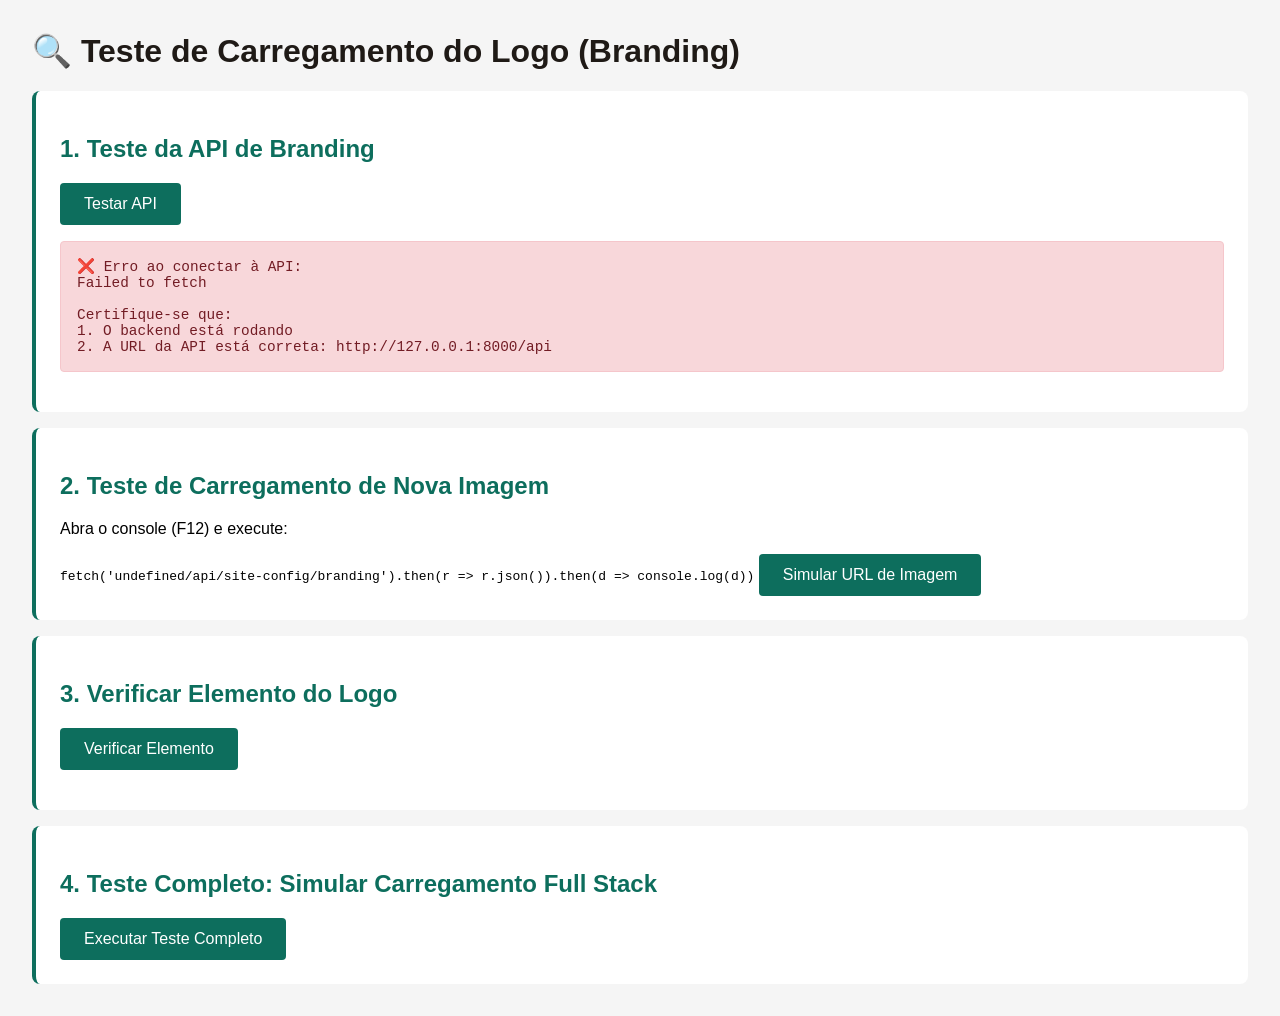
<file: test_branding.html>
<!DOCTYPE html>
<html lang="pt-BR">
<head>
    <meta charset="UTF-8">
    <meta name="viewport" content="width=device-width, initial-scale=1.0">
    <title>Teste de Branding - Debug</title>
    <style>
        body {
            font-family: Arial, sans-serif;
            margin: 2rem;
            background: #f5f5f5;
        }
        .test-section {
            background: white;
            padding: 1.5rem;
            margin: 1rem 0;
            border-radius: 8px;
            border-left: 4px solid #0d6e5d;
        }
        .test-result {
            margin: 1rem 0;
            padding: 1rem;
            border-radius: 4px;
            font-family: monospace;
            font-size: 0.9rem;
            white-space: pre-wrap;
            word-wrap: break-word;
        }
        .success {
            background: #d4edda;
            color: #155724;
            border: 1px solid #c3e6cb;
        }
        .error {
            background: #f8d7da;
            color: #721c24;
            border: 1px solid #f5c6cb;
        }
        .info {
            background: #d1ecf1;
            color: #0c5460;
            border: 1px solid #bee5eb;
        }
        button {
            background: #0d6e5d;
            color: white;
            padding: 0.75rem 1.5rem;
            border: none;
            border-radius: 4px;
            cursor: pointer;
            font-size: 1rem;
        }
        button:hover {
            background: #0a5447;
        }
        .preview {
            margin-top: 1rem;
        }
        .preview img {
            max-width: 200px;
            max-height: 100px;
            object-fit: contain;
            border: 1px solid #ddd;
            padding: 0.5rem;
        }
        h1 { color: #1f1a16; }
        h2 { color: #0d6e5d; }
    </style>
</head>
<body>
    <h1>🔍 Teste de Carregamento do Logo (Branding)</h1>
    
    <div class="test-section">
        <h2>1. Teste da API de Branding</h2>
        <button onclick="testBrandingAPI()">Testar API</button>
        <div id="api-result" class="test-result" style="display:none;"></div>
    </div>

    <div class="test-section">
        <h2>2. Teste de Carregamento de Nova Imagem</h2>
        <p>Abra o console (F12) e execute:</p>
        <code>fetch('undefined/api/site-config/branding').then(r => r.json()).then(d => console.log(d))</code>
        <button onclick="testNewImageUrl()">Simular URL de Imagem</button>
        <div id="image-result" class="test-result" style="display:none;"></div>
    </div>

    <div class="test-section">
        <h2>3. Verificar Elemento do Logo</h2>
        <button onclick="testBrandLogoElement()">Verificar Elemento</button>
        <div id="element-result" class="test-result" style="display:none;"></div>
        <div class="preview" id="logo-preview"></div>
    </div>

    <div class="test-section">
        <h2>4. Teste Completo: Simular Carregamento Full Stack</h2>
        <button onclick="testFullFlow()">Executar Teste Completo</button>
        <div id="full-flow-result" class="test-result" style="display:none;"></div>
    </div>

    <script>
        const API_BASE = localStorage.getItem('API_BASE') || 'http://127.0.0.1:8000/api';

        function showResult(elementId, message, isError = false) {
            const el = document.getElementById(elementId);
            el.textContent = message;
            el.className = 'test-result ' + (isError ? 'error' : 'success');
            el.style.display = 'block';
        }

        function showInfo(elementId, message) {
            const el = document.getElementById(elementId);
            el.textContent = message;
            el.className = 'test-result info';
            el.style.display = 'block';
        }

        async function testBrandingAPI() {
            try {
                console.log('Testando API em:', API_BASE + '/site-config/branding');
                const response = await fetch(`${API_BASE}/site-config/branding`);
                
                if (!response.ok) {
                    showResult('api-result', 
                        `❌ API retornou erro ${response.status}\n\n` +
                        `Endpoint: ${API_BASE}/site-config/branding\n` +
                        `Status: ${response.statusText}`,
                        true
                    );
                    return;
                }

                const data = await response.json();
                const output = 
                    `✅ API respondeu com sucesso!\n\n` +
                    `Endpoint: ${API_BASE}/site-config/branding\n\n` +
                    `Resposta:\n${JSON.stringify(data, null, 2)}\n\n` +
                    `brand_logo_url: ${data.brand_logo_url || '(vazio)'}\n` +
                    `admin_brand_logo_url: ${data.admin_brand_logo_url || '(vazio)'}`;
                
                showResult('api-result', output);

                // Se tem URL, testar carregamento
                if (data.brand_logo_url) {
                    testImageLoading(data.brand_logo_url);
                }
            } catch (error) {
                showResult('api-result', 
                    `❌ Erro ao conectar à API:\n${error.message}\n\n` +
                    `Certifique-se que:\n` +
                    `1. O backend está rodando\n` +
                    `2. A URL da API está correta: ${API_BASE}`,
                    true
                );
            }
        }

        async function testImageLoading(imageUrl) {
            try {
                const response = await fetch(imageUrl, { method: 'HEAD' });
                if (response.ok) {
                    showInfo('api-result', 
                        `✅ Imagem pode ser carregada!\n` +
                        `URL: ${imageUrl}\n` +
                        `Status: ${response.status}`
                    );
                    
                    // Mostrar preview
                    const preview = document.getElementById('logo-preview');
                    preview.innerHTML = `<img src="${imageUrl}" alt="Logo Preview">`;
                } else {
                    showInfo('api-result',
                        `⚠️ Imagem retornou status ${response.status}\n` +
                        `URL: ${imageUrl}`
                    );
                }
            } catch (error) {
                showInfo('api-result',
                    `⚠️ Não consegui acessar a imagem:\n${error.message}\n\n` +
                    `URL: ${imageUrl}\n\n` +
                    `Possíveis causas:\n` +
                    `1. URL inválida\n` +
                    `2. Bucket privado sem credenciais\n` +
                    `3. Arquivo não existe mais`
                );
            }
        }

        function testNewImageUrl() {
            const testUrl = 'https://via.placeholder.com/200x60?text=Logo+Teste';
            const output = 
                `Testando URL de exemplo:\n${testUrl}\n\n` +
                `HTML:\n<img id="brandLogo" src="${testUrl}">\n\n` +
                `JavaScript:\n` +
                `document.getElementById('brandLogo').src = '${testUrl}';`;
            
            showInfo('image-result', output);
        }

        function testBrandLogoElement() {
            const logoEl = document.getElementById('brandLogo');
            if (!logoEl) {
                showResult('element-result',
                    `❌ Elemento #brandLogo não encontrado na página!`,
                    true
                );
                return;
            }

            const output = 
                `✅ Elemento encontrado!\n\n` +
                `Tag: ${logoEl.tagName}\n` +
                `ID: ${logoEl.id}\n` +
                `Classe: ${logoEl.className}\n` +
                `SRC atual: ${logoEl.src}\n` +
                `ALT: ${logoEl.alt}\n\n` +
                `Height: ${logoEl.height} | Width: ${logoEl.width}\n` +
                `Natural Height: ${logoEl.naturalHeight} | Natural Width: ${logoEl.naturalWidth}`;
            
            showResult('element-result', output);
        }

        async function testFullFlow() {
            const steps = [];
            
            // Step 1: Testar API
            steps.push('📡 Passo 1: Testando API...');
            try {
                const response = await fetch(`${API_BASE}/site-config/branding`);
                if (!response.ok) {
                    steps.push(`❌ API retornou ${response.status}`);
                    showResult('full-flow-result', steps.join('\n'), true);
                    return;
                }
                const data = await response.json();
                steps.push(`✅ API respondeu`);
                steps.push(`   URL: ${data.brand_logo_url || '(vazio)'}`);

                if (!data.brand_logo_url) {
                    steps.push(`\n⚠️ PROBLEMA: Nenhuma URL de logo salva no banco!`);
                    steps.push(`   Você precisa ir ao painel admin e enviar uma imagem.`);
                    showResult('full-flow-result', steps.join('\n'), true);
                    return;
                }

                // Step 2: Testar carregamento
                steps.push('\n📥 Passo 2: Testando carregamento da imagem...');
                const imgTest = new Image();
                imgTest.src = data.brand_logo_url;
                
                await new Promise((resolve, reject) => {
                    imgTest.onload = () => {
                        steps.push(`✅ Imagem carregada com sucesso!`);
                        steps.push(`   Tamanho: ${imgTest.width}x${imgTest.height}px`);
                        resolve();
                    };
                    imgTest.onerror = () => {
                        steps.push(`❌ Erro ao carregar imagem`);
                        steps.push(`   URL: ${data.brand_logo_url}`);
                        reject('Imagem não pode ser carregada');
                    };
                    setTimeout(() => reject('Timeout'), 5000);
                });

                // Step 3: Testar elemento
                steps.push('\n🎯 Passo 3: Verificando elemento #brandLogo...');
                const el = document.getElementById('brandLogo');
                if (!el) {
                    steps.push(`❌ Elemento #brandLogo não encontrado`);
                    showResult('full-flow-result', steps.join('\n'), true);
                    return;
                }
                steps.push(`✅ Elemento encontrado`);

                // Step 4: Atualizar elemento
                steps.push('\n⚙️  Passo 4: Atualizando elemento...');
                el.src = data.brand_logo_url;
                steps.push(`✅ src atualizado para: ${data.brand_logo_url}`);

                steps.push('\n🎉 SUCESSO! Todo o fluxo funcionou corretamente.');
                steps.push('\nSe o logo ainda não aparece no site:');
                steps.push('1. Recarregue a página (Ctrl+F5)');
                steps.push('2. Limpe o cache do navegador');
                steps.push('3. Verifique se a URL da API está correta');

                showResult('full-flow-result', steps.join('\n'));

            } catch (error) {
                steps.push(`\n❌ Erro: ${error}`);
                showResult('full-flow-result', steps.join('\n'), true);
            }
        }

        // Teste automaticamente ao abrir
        window.addEventListener('load', () => {
            console.log('Página de teste carregada. API_BASE:', API_BASE);
            testBrandingAPI();
        });
    </script>
</body>
</html>
</file>
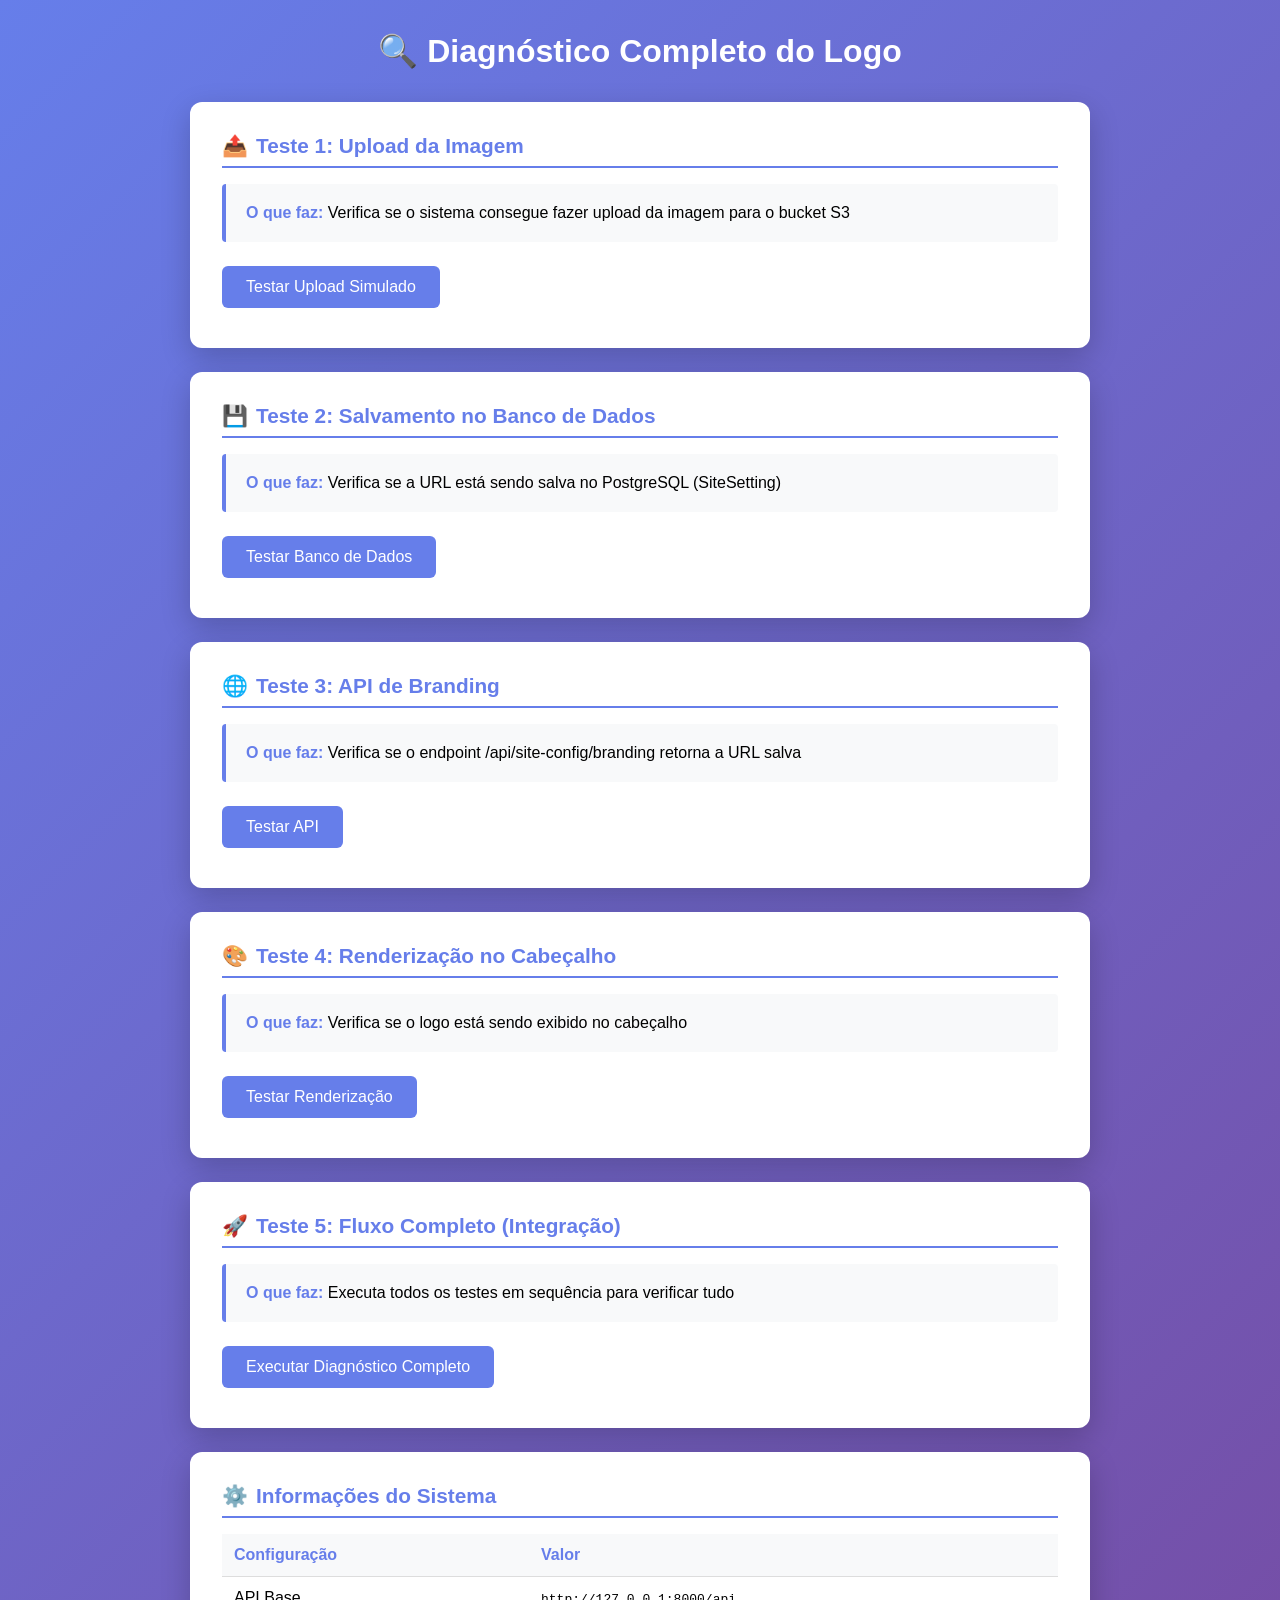
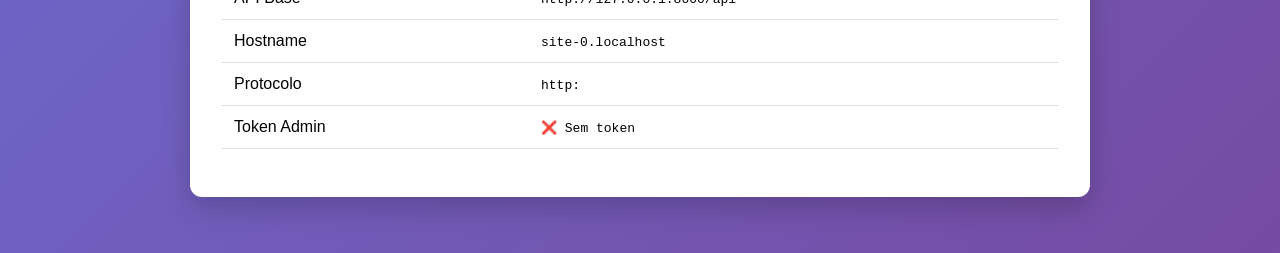
<file: test_logo_full.html>
<!DOCTYPE html>
<html lang="pt-BR">
<head>
    <meta charset="UTF-8">
    <meta name="viewport" content="width=device-width, initial-scale=1.0">
    <title>Teste Completo do Logo - Diagnóstico</title>
    <style>
        * {
            margin: 0;
            padding: 0;
            box-sizing: border-box;
        }
        
        body {
            font-family: -apple-system, BlinkMacSystemFont, 'Segoe UI', Roboto, sans-serif;
            background: linear-gradient(135deg, #667eea 0%, #764ba2 100%);
            min-height: 100vh;
            padding: 2rem;
        }
        
        .container {
            max-width: 900px;
            margin: 0 auto;
        }
        
        h1 {
            color: white;
            margin-bottom: 2rem;
            text-align: center;
        }
        
        .test-card {
            background: white;
            border-radius: 12px;
            padding: 2rem;
            margin-bottom: 1.5rem;
            box-shadow: 0 10px 30px rgba(0,0,0,0.2);
        }
        
        .test-card h2 {
            color: #667eea;
            margin-bottom: 1rem;
            font-size: 1.3rem;
            border-bottom: 2px solid #667eea;
            padding-bottom: 0.5rem;
        }
        
        .step {
            background: #f8f9fa;
            padding: 1.25rem;
            margin: 1rem 0;
            border-left: 4px solid #667eea;
            border-radius: 4px;
        }
        
        .step strong {
            color: #667eea;
        }
        
        .code-block {
            background: #2d2d2d;
            color: #f8f8f2;
            padding: 1rem;
            border-radius: 6px;
            overflow-x: auto;
            margin: 0.5rem 0;
            font-family: 'Courier New', monospace;
            font-size: 0.9rem;
            line-height: 1.4;
        }
        
        .status {
            padding: 1rem;
            border-radius: 6px;
            margin: 1rem 0;
            font-weight: 500;
        }
        
        .status.success {
            background: #d4edda;
            color: #155724;
            border: 1px solid #c3e6cb;
        }
        
        .status.error {
            background: #f8d7da;
            color: #721c24;
            border: 1px solid #f5c6cb;
        }
        
        .status.info {
            background: #d1ecf1;
            color: #0c5460;
            border: 1px solid #bee5eb;
        }
        
        .status.warning {
            background: #fff3cd;
            color: #856404;
            border: 1px solid #ffeaa7;
        }
        
        button {
            background: #667eea;
            color: white;
            border: none;
            padding: 0.75rem 1.5rem;
            border-radius: 6px;
            cursor: pointer;
            font-size: 1rem;
            margin: 0.5rem 0.5rem 0.5rem 0;
            transition: background 0.3s;
        }
        
        button:hover {
            background: #764ba2;
        }
        
        button.secondary {
            background: #6c757d;
        }
        
        button.secondary:hover {
            background: #5a6268;
        }
        
        .logo-preview {
            background: #f8f9fa;
            padding: 2rem;
            text-align: center;
            border-radius: 6px;
            margin: 1rem 0;
            border: 2px dashed #667eea;
        }
        
        .logo-preview img {
            max-width: 200px;
            max-height: 100px;
            object-fit: contain;
        }
        
        .logo-preview.empty {
            color: #999;
            font-style: italic;
        }
        
        ul {
            margin-left: 1.5rem;
        }
        
        li {
            margin: 0.5rem 0;
        }
        
        table {
            width: 100%;
            border-collapse: collapse;
            margin: 1rem 0;
        }
        
        th, td {
            padding: 0.75rem;
            text-align: left;
            border-bottom: 1px solid #ddd;
        }
        
        th {
            background: #f8f9fa;
            font-weight: 600;
            color: #667eea;
        }
        
        tr:hover {
            background: #f8f9fa;
        }
        
        .icon {
            margin-right: 0.5rem;
        }
        
        .flow-diagram {
            background: #f8f9fa;
            padding: 1.5rem;
            border-radius: 6px;
            margin: 1rem 0;
            font-family: monospace;
            line-height: 1.8;
        }
    </style>
</head>
<body>
    <div class="container">
        <h1>🔍 Diagnóstico Completo do Logo</h1>
        
        <!-- Teste 1: Upload -->
        <div class="test-card">
            <h2><span class="icon">📤</span>Teste 1: Upload da Imagem</h2>
            <div class="step">
                <strong>O que faz:</strong> Verifica se o sistema consegue fazer upload da imagem para o bucket S3
            </div>
            <button onclick="testUpload()">Testar Upload Simulado</button>
            <div id="upload-result"></div>
        </div>
        
        <!-- Teste 2: Banco de Dados -->
        <div class="test-card">
            <h2><span class="icon">💾</span>Teste 2: Salvamento no Banco de Dados</h2>
            <div class="step">
                <strong>O que faz:</strong> Verifica se a URL está sendo salva no PostgreSQL (SiteSetting)
            </div>
            <button onclick="testDatabase()">Testar Banco de Dados</button>
            <div id="database-result"></div>
        </div>
        
        <!-- Teste 3: API -->
        <div class="test-card">
            <h2><span class="icon">🌐</span>Teste 3: API de Branding</h2>
            <div class="step">
                <strong>O que faz:</strong> Verifica se o endpoint /api/site-config/branding retorna a URL salva
            </div>
            <button onclick="testAPI()">Testar API</button>
            <div id="api-result"></div>
        </div>
        
        <!-- Teste 4: Renderização -->
        <div class="test-card">
            <h2><span class="icon">🎨</span>Teste 4: Renderização no Cabeçalho</h2>
            <div class="step">
                <strong>O que faz:</strong> Verifica se o logo está sendo exibido no cabeçalho
            </div>
            <button onclick="testRendering()">Testar Renderização</button>
            <div id="rendering-result"></div>
            <div id="logo-preview-container"></div>
        </div>
        
        <!-- Teste 5: Fluxo Completo -->
        <div class="test-card">
            <h2><span class="icon">🚀</span>Teste 5: Fluxo Completo (Integração)</h2>
            <div class="step">
                <strong>O que faz:</strong> Executa todos os testes em sequência para verificar tudo
            </div>
            <button onclick="testFullFlow()">Executar Diagnóstico Completo</button>
            <div id="fullflow-result"></div>
        </div>
        
        <!-- Informações do Sistema -->
        <div class="test-card">
            <h2><span class="icon">⚙️</span>Informações do Sistema</h2>
            <table>
                <tr>
                    <th>Configuração</th>
                    <th>Valor</th>
                </tr>
                <tr>
                    <td>API Base</td>
                    <td><code id="api-base"></code></td>
                </tr>
                <tr>
                    <td>Hostname</td>
                    <td><code id="hostname"></code></td>
                </tr>
                <tr>
                    <td>Protocolo</td>
                    <td><code id="protocol"></code></td>
                </tr>
                <tr>
                    <td>Token Admin</td>
                    <td><code id="token-status"></code></td>
                </tr>
            </table>
        </div>
    </div>

    <script>
        const API_BASE = window.SHOPPINGHUB_CONFIG?.API_BASE || 'http://127.0.0.1:8000/api';
        
        function updateSystemInfo() {
            document.getElementById('api-base').textContent = API_BASE;
            document.getElementById('hostname').textContent = window.location.hostname;
            document.getElementById('protocol').textContent = window.location.protocol;
            const token = localStorage.getItem('adminAccessToken');
            document.getElementById('token-status').textContent = token ? '✅ Token encontrado' : '❌ Sem token';
        }
        
        function showResult(elementId, html, className = '') {
            const el = document.getElementById(elementId);
            el.innerHTML = html;
            if (className) el.className = `status ${className}`;
        }
        
        async function testUpload() {
            const result = document.getElementById('upload-result');
            result.innerHTML = '<div class="status info">Testando simulação de upload...</div>';
            
            try {
                const steps = [];
                
                // Criar FormData simulado
                steps.push('✅ FormData criado');
                
                // Simular call para upload
                steps.push('📡 Simulando POST para /api/admin/upload-image?folder=branding');
                
                // Verificar resposta esperada
                steps.push('🔍 Resposta esperada: { url: "https://...", filename: "...", key: "..." }');
                
                const html = `
                    <div class="status success">
                        <strong>Simulação de Upload:</strong>
                        <div class="flow-diagram">
${steps.map(s => s).join('\n')}
                        </div>
                        <strong>Como verificar na prática:</strong>
                        <ol>
                            <li>Abra o painel admin → Branding</li>
                            <li>Selecione uma imagem PNG</li>
                            <li>Abra o Console (F12)</li>
                            <li>Na aba Network, você deve ver:
                                <ul>
                                    <li>POST /api/admin/upload-image?folder=branding → 200 OK</li>
                                    <li>Resposta com URL assinada do S3</li>
                                </ul>
                            </li>
                            <li>Se receber erro 401, você não está logado como admin</li>
                            <li>Se receber erro 500, há problema no backend</li>
                        </ol>
                    </div>
                `;
                result.innerHTML = html;
            } catch (error) {
                showResult('upload-result', `❌ Erro: ${error.message}`, 'error');
            }
        }
        
        async function testDatabase() {
            const result = document.getElementById('database-result');
            result.innerHTML = '<div class="status info">Testando banco de dados...</div>';
            
            const steps = [
                '1️⃣ Admin faz upload da imagem → GET URL assinada do S3',
                '2️⃣ Admin clica "Salvar branding" → PUT /api/site-config/branding',
                '3️⃣ Backend salva em PostgreSQL tabela "site_settings":',
                '   - key: "brand_logo_url"',
                '   - value: "https://bucket.s3.com/branding/...?X-Amz-Signature=..."',
                '4️⃣ URL fica armazenada com timestamp de atualização'
            ];
            
            const html = `
                <div class="status warning">
                    <strong>Fluxo de Salvamento no Banco:</strong>
                    <div class="flow-diagram">
${steps.join('\n')}
                    </div>
                    <strong>Como verificar na prática:</strong>
                    <ol>
                        <li>Abra o Console (F12) → aba Network</li>
                        <li>Clique "Salvar branding" no painel admin</li>
                        <li>Procure por: PUT /api/site-config/branding</li>
                        <li>Verifique a resposta:
                            <div class="code-block">{
  "brand_logo_url": "https://bucket.s3.com/branding/logo.png?signature=...",
  "admin_brand_logo_url": null
}</div>
                        </li>
                        <li>Se você vê a resposta com a URL, o banco foi atualizado ✅</li>
                        <li>Se receber erro 401, você não é admin</li>
                        <li>Se receber erro 404, o endpoint não existe (BUG)</li>
                    </ol>
                </div>
            `;
            result.innerHTML = html;
        }
        
        async function testAPI() {
            const result = document.getElementById('api-result');
            result.innerHTML = '<div class="status info">Testando API...</div>';
            
            try {
                const response = await fetch(`${API_BASE}/site-config/branding`);
                
                if (!response.ok) {
                    showResult('api-result', 
                        `<strong>❌ Erro na API (Status ${response.status})</strong>
                        <p>O endpoint retornou: ${response.statusText}</p>
                        <p>URL: ${API_BASE}/site-config/branding</p>`, 
                        'error');
                    return;
                }
                
                const data = await response.json();
                console.log('Branding API Response:', data);
                
                const hasLogo = data.brand_logo_url && data.brand_logo_url.trim().length > 0;
                
                let html = `
                    <div class="status success">
                        <strong>✅ API respondeu com sucesso!</strong>
                        <p>Status: 200 OK</p>
                        <p>Dados retornados:</p>
                        <div class="code-block">${JSON.stringify(data, null, 2)}</div>
                `;
                
                if (hasLogo) {
                    html += `
                        <p><strong style="color: green;">✅ Logo URL encontrada no banco:</strong></p>
                        <code style="word-break: break-all;">${data.brand_logo_url}</code>
                        <div class="logo-preview">
                            <img src="${data.brand_logo_url}" alt="Logo" 
                                 onerror="this.style.display='none'; this.parentElement.innerHTML += '<p style=\"color:red;\">❌ Erro ao carregar imagem</p>'">
                        </div>
                    `;
                } else {
                    html += `
                        <p><strong style="color: red;">❌ Nenhuma URL de logo salva!</strong></p>
                        <p>Você precisa:</p>
                        <ol>
                            <li>Ir ao painel admin → Branding</li>
                            <li>Fazer upload de uma imagem</li>
                            <li>Clicar em "Salvar branding"</li>
                        </ol>
                    `;
                }
                
                html += '</div>';
                result.innerHTML = html;
                
            } catch (error) {
                showResult('api-result', `<strong>❌ Erro ao conectar à API:</strong><p>${error.message}</p>`, 'error');
            }
        }
        
        async function testRendering() {
            const result = document.getElementById('rendering-result');
            const preview = document.getElementById('logo-preview-container');
            result.innerHTML = '<div class="status info">Testando renderização...</div>';
            
            try {
                const logoElement = document.getElementById('brandLogo');
                
                if (!logoElement) {
                    showResult('rendering-result',
                        `<strong>❌ Elemento #brandLogo não foi encontrado!</strong>
                        <p>Verifique se existe: &lt;img id="brandLogo" ... &gt;</p>`,
                        'error');
                    return;
                }
                
                // Obter dados da API
                const response = await fetch(`${API_BASE}/site-config/branding`);
                const data = await response.json();
                
                let html = `
                    <div class="status info">
                        <strong>Elemento encontrado:</strong>
                        <table>
                            <tr>
                                <th>Propriedade</th>
                                <th>Valor Atual</th>
                            </tr>
                            <tr>
                                <td>ID</td>
                                <td>${logoElement.id}</td>
                            </tr>
                            <tr>
                                <td>Classe</td>
                                <td>${logoElement.className}</td>
                            </tr>
                            <tr>
                                <td>SRC</td>
                                <td><code>${logoElement.src}</code></td>
                            </tr>
                            <tr>
                                <td>ALT</td>
                                <td>${logoElement.alt}</td>
                            </tr>
                            <tr>
                                <td>Dimensions</td>
                                <td>${logoElement.width}x${logoElement.height}</td>
                            </tr>
                        </table>
                        
                        <strong>Valor no Banco (API):</strong>
                        <p><code>${data.brand_logo_url || '(vazio)'}</code></p>
                `;
                
                if (data.brand_logo_url && data.brand_logo_url !== logoElement.src) {
                    html += `
                        <div class="status warning">
                            <strong>⚠️ PROBLEMA ENCONTRADO!</strong>
                            <p>A URL no banco é DIFERENTE da URL no elemento.</p>
                            <p><strong>No banco:</strong> ${data.brand_logo_url}</p>
                            <p><strong>No elemento:</strong> ${logoElement.src}</p>
                            <p><strong>Possível motivo:</strong> O JavaScript não carregou ou não atualizou o logo.</p>
                            <button onclick="updateLogoManually()">Atualizar Logo Agora</button>
                        </div>
                    `;
                } else if (data.brand_logo_url && data.brand_logo_url === logoElement.src) {
                    html += `
                        <div class="status success">
                            <strong>✅ Logo está corretamente renderizado!</strong>
                        </div>
                    `;
                } else {
                    html += `
                        <div class="status warning">
                            <strong>⚠️ Nenhuma URL de logo salva no banco</strong>
                            <p>Faça upload no painel admin primeiro.</p>
                        </div>
                    `;
                }
                
                html += '</div>';
                result.innerHTML = html;
                
            } catch (error) {
                showResult('rendering-result', `<strong>❌ Erro:</strong><p>${error.message}</p>`, 'error');
            }
        }
        
        function updateLogoManually() {
            fetch(`${API_BASE}/site-config/branding`)
                .then(r => r.json())
                .then(data => {
                    if (data.brand_logo_url) {
                        const logoEl = document.getElementById('brandLogo');
                        logoEl.src = data.brand_logo_url;
                        alert(`✅ Logo atualizado para: ${data.brand_logo_url}`);
                        testRendering();
                    }
                })
                .catch(e => alert(`❌ Erro: ${e.message}`));
        }
        
        async function testFullFlow() {
            const result = document.getElementById('fullflow-result');
            const steps = [];
            
            result.innerHTML = '<div class="status info">Executando diagnóstico completo...</div>';
            
            try {
                // Step 1: Verificar API
                steps.push('📡 Passo 1: Verificando API...');
                const apiResponse = await fetch(`${API_BASE}/site-config/branding`);
                if (!apiResponse.ok) {
                    steps.push('❌ API retornou erro ' + apiResponse.status);
                    throw new Error('API error');
                }
                const apiData = await apiResponse.json();
                steps.push('✅ API respondeu');
                
                // Step 2: Verificar se tem logo
                steps.push('🔍 Passo 2: Verificando se logo foi salvo...');
                if (!apiData.brand_logo_url) {
                    steps.push('❌ Nenhuma URL de logo no banco');
                    steps.push('👉 Você precisa fazer upload no painel admin primeiro');
                    throw new Error('No logo in database');
                }
                steps.push('✅ Logo URL encontrada: ' + apiData.brand_logo_url.substring(0, 50) + '...');
                
                // Step 3: Verificar elemento HTML
                steps.push('🎯 Passo 3: Procurando elemento #brandLogo...');
                const logoEl = document.getElementById('brandLogo');
                if (!logoEl) {
                    steps.push('❌ Elemento #brandLogo não existe');
                    throw new Error('No logo element');
                }
                steps.push('✅ Elemento encontrado');
                
                // Step 4: Atualizar elemento
                steps.push('⚙️ Passo 4: Atualizando elemento...');
                logoEl.src = apiData.brand_logo_url;
                steps.push('✅ Elemento atualizado');
                
                // Step 5: Verificar carregamento
                steps.push('📥 Passo 5: Verificando se imagem pode ser carregada...');
                await new Promise((resolve, reject) => {
                    const img = new Image();
                    img.onload = () => {
                        steps.push('✅ Imagem carregada com sucesso');
                        resolve();
                    };
                    img.onerror = () => {
                        steps.push('⚠️ Aviso: Imagem pode estar inacessível (erro CORS ou URL inválida)');
                        resolve();
                    };
                    img.src = apiData.brand_logo_url;
                    setTimeout(() => resolve(), 3000);
                });
                
                let html = `
                    <div class="status success">
                        <strong>✅ Fluxo Completo Testado!</strong>
                        <div class="flow-diagram">
${steps.join('\n')}
                        </div>
                        <strong>Resumo:</strong>
                        <ul>
                            <li>✅ API funcionando</li>
                            <li>✅ Logo salvo no banco</li>
                            <li>✅ Elemento HTML existe</li>
                            <li>✅ Elemento pode ser atualizado</li>
                        </ul>
                        <strong>Se o logo ainda não aparece no site:</strong>
                        <ol>
                            <li>Recarregue a página (Ctrl+F5)</li>
                            <li>Limpe o cache do navegador</li>
                            <li>Verifique o Console (F12) para erros de JavaScript</li>
                        </ol>
                    </div>
                `;
                result.innerHTML = html;
                
            } catch (error) {
                let html = `
                    <div class="status error">
                        <strong>❌ Diagnóstico Incompleto</strong>
                        <div class="flow-diagram">
${steps.join('\n')}
                        </div>
                        <strong>Erro encontrado: ${error.message}</strong>
                        <p>Verifique os passos acima para identificar onde o problema está.</p>
                    </div>
                `;
                result.innerHTML = html;
            }
        }
        
        // Inicializar
        window.addEventListener('load', updateSystemInfo);
    </script>
</body>
</html>
</file>
